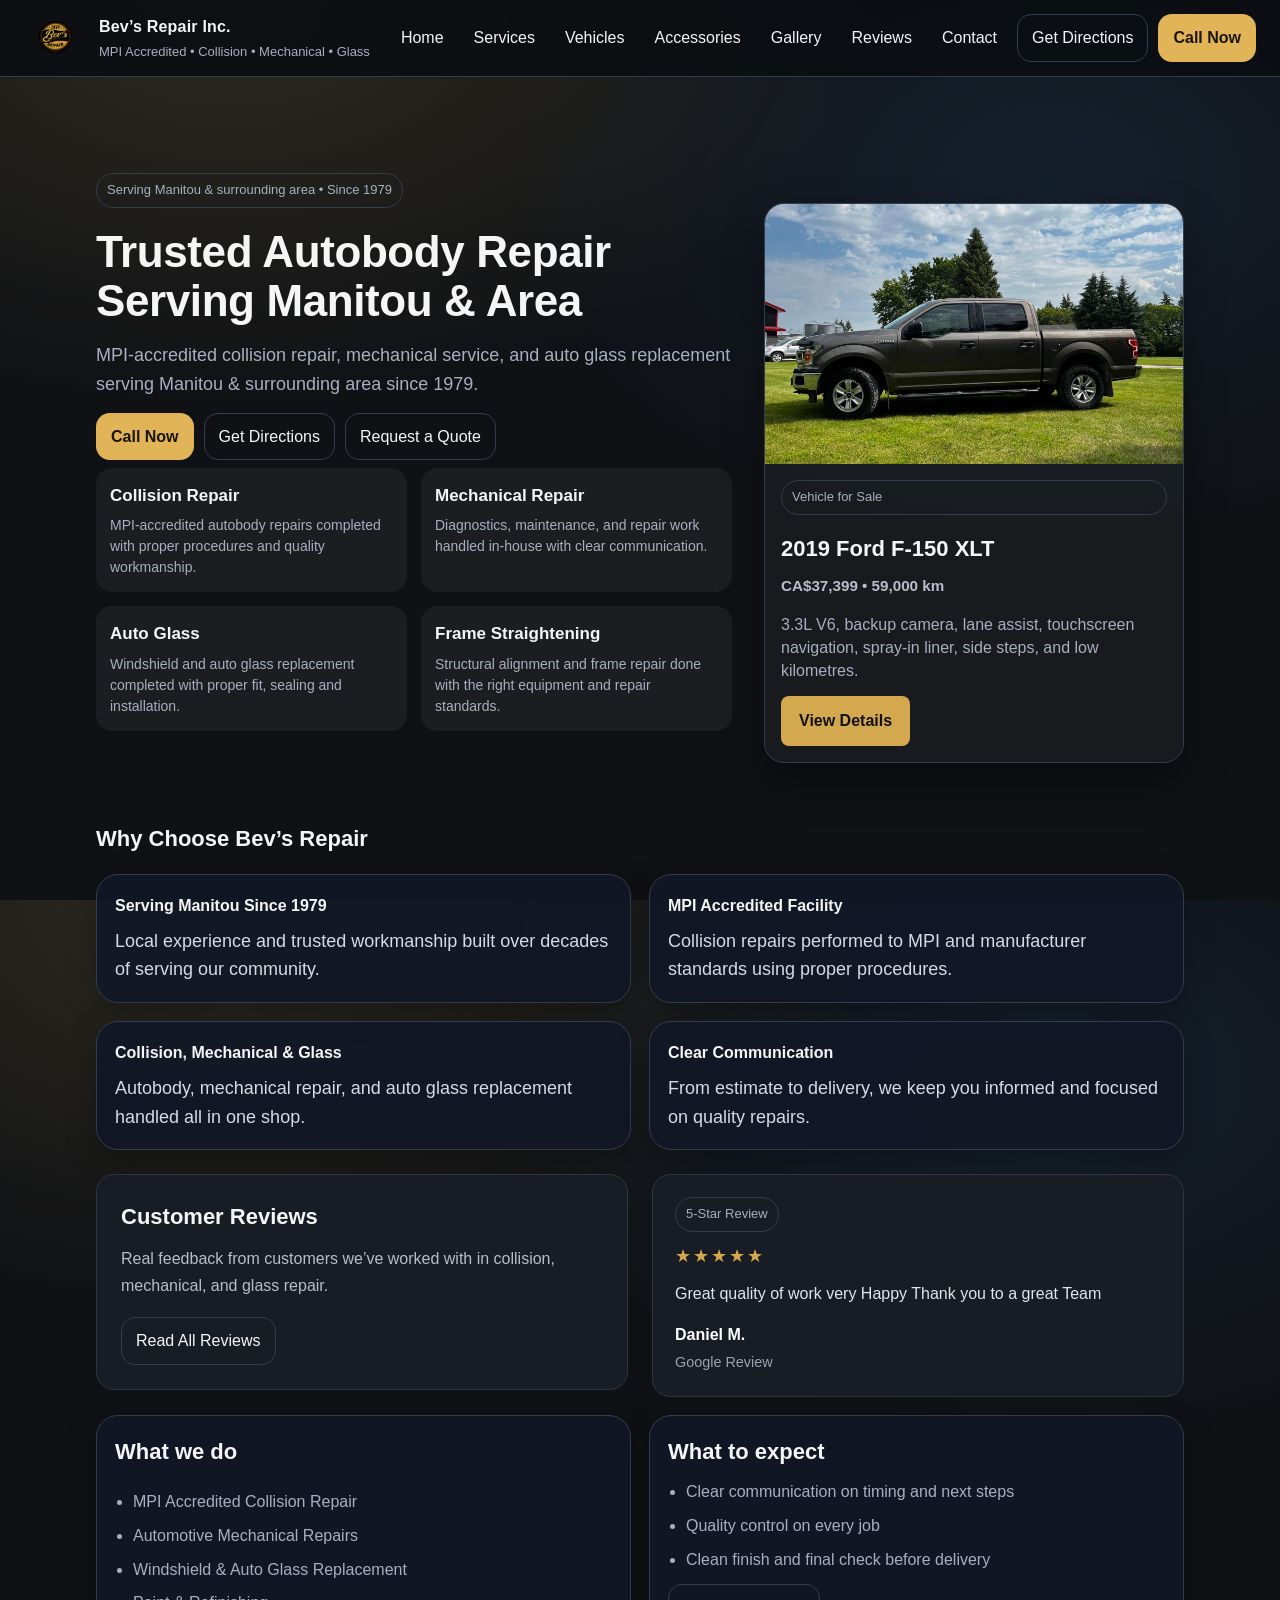
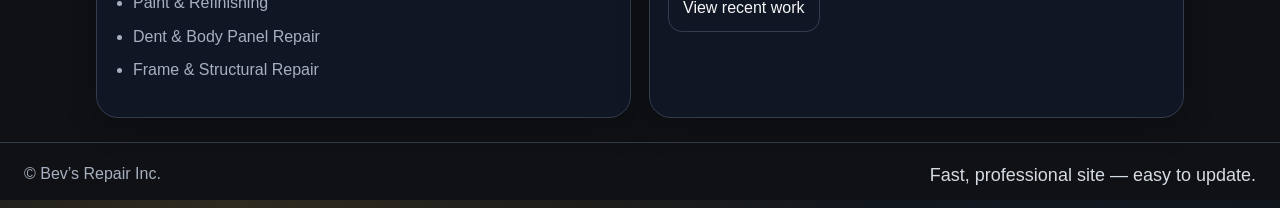
<file: index.html>
<!doctype html>
<html lang="en">
<head>
  <meta charset="utf-8" />
  <meta name="viewport" content="width=device-width,initial-scale=1" />
  <title>Bev’s Repair Inc. | Collision & Mechanical | Manitou, MB</title>
  <meta name="description" content="MPI-accredited collision repair, mechanical repairs, glass replacement, and finishing in Manitou, MB." />
  <link rel="icon" href="assets/img/logo.png" type="image/svg+xml" />
  <link rel="stylesheet" href="assets/css/styles.css" />
</head>
<body>
  <header class="topbar">
    <a class="brand" href="/">
      <img src="assets/img/logo.png" alt="Bev’s Repair Logo" />
      <div>
        <div class="brand-title" id="brandTitle">Bev’s Repair Inc.</div>
        <div class="brand-sub" id="brandSub">MPI Accredited • Collision • Mechanical • Glass</div>
      </div>
    </a>
    <nav>
     <a href="index.html">Home</a>
      <a href="/services.html">Services</a>
      <a href="/vehicles.html">Vehicles</a>
      <a href="/accessories.html">Accessories</a>
      <a href="/gallery.html">Gallery</a>
      <a href="/reviews.html">Reviews</a>
      <a href="/contact.html">Contact</a>
      <a class="btn" href="https://www.google.com/maps/dir/?api=1&destination=Bev%27s+Repair+Inc.,+13025+Rd+48W,+Pembina,+MB+R0G+1G0" target="_blank" rel="noreferrer">Get Directions</a>
      <a class="btn primary" href="tel:2042422318">Call Now</a>
    </nav>
  </header>

  <main class="container">
    
    <section class="hero">
     <div class="hero-layout">

    <div class="hero-main">
      <div class="badge">Serving Manitou & surrounding area • Since 1979</div>

      <h1 id="heroTitle">Trusted Autobody Repair<br>Serving Manitou & Area</h1>

      <p id="heroSubtitle">
        MPI-accredited collision repair, mechanical service, and auto glass replacement serving
        Manitou & surrounding area since 1979.
      </p>

      <div class="cta">
        <a class="btn primary" href="tel:2042422318">Call Now</a>
       <a class="btn" href="https://www.google.com/maps/dir/?api=1&destination=Bev%27s+Repair+Inc.,+13025+Rd+48W,+Pembina,+MB+R0G+1G0" target="_blank" rel="noreferrer">Get Directions</a>
        <a class="btn" href="/contact.html">Request a Quote</a>
      </div>

      <div class="home-services-grid">
        <div class="mini-card">
          <h3>Collision Repair</h3>
          <p>MPI-accredited autobody repairs completed with proper procedures and quality workmanship.</p>
        </div>

        <div class="mini-card">
          <h3>Mechanical Repair</h3>
          <p>Diagnostics, maintenance, and repair work handled in-house with clear communication.</p>
        </div>

        <div class="mini-card">
          <h3>Auto Glass</h3>
          <p>Windshield and auto glass replacement completed with proper fit, sealing and installation.</p>
        </div>

        <div class="mini-card">
          <h3>Frame Straightening</h3>
          <p>Structural alignment and frame repair done with the right equipment and repair standards.</p>
        </div>
      </div>
    </div>

    <div class="hero-side">
      <div class="featured-vehicle">
        <img src="assets/img/vehicles/2019-ford-f150/4a.jpg" alt="2019 Ford F-150 XLT" />

        <div class="featured-vehicle-content">
          <div class="badge">Vehicle for Sale</div>
          <h3>2019 Ford F-150 XLT</h3>
          <div class="vehicle-meta">CA$37,399 • 59,000 km</div>
          <p>
            3.3L V6, backup camera, lane assist, touchscreen navigation,
            spray-in liner, side steps, and low kilometres.
          </p>
          <a class="vehicle-button" href="2019-ford-f150.html">View Details</a>
        </div>
      </div>
    </div>

  </div>
</section>
       <div class="meta" id="metaLine"></div>
        <section class="section">
  <h2>Why Choose Bev’s Repair</h2>

  <div class="grid">

    <div class="card">
      <h3>Serving Manitou Since 1979</h3>
      <div class="small">Local experience and trusted workmanship built over decades of serving our community.</div>
    </div>

    <div class="card">
      <h3>MPI Accredited Facility</h3>
      <div class="small">Collision repairs performed to MPI and manufacturer standards using proper procedures.</div>
    </div>

    <div class="card">
      <h3>Collision, Mechanical & Glass</h3>
      <div class="small">Autobody, mechanical repair, and auto glass replacement handled all in one shop.</div>
    </div>

    <div class="card">
      <h3>Clear Communication</h3>
      <div class="small">From estimate to delivery, we keep you informed and focused on quality repairs.</div>
    </div>

  </div>
    
</section>
    
<section class="section reviews-home">
  <div class="reviews-home-grid">

    <div class="reviews-home-intro">
      <h2>Customer Reviews</h2>
      <p class="reviews-home-sub">
        Real feedback from customers we’ve worked with in collision, mechanical, and glass repair.
      </p>

      <a href="reviews.html" class="btn">Read All Reviews</a>
    </div>

    <div class="reviews-home-cards">
      <article class="review-home-card">
        <div class="badge"> 5-Star Review</div>
        <div class="review-home-stars">★★★★★</div>
        <p class="review-home-text">
          Great quality of work very Happy Thank you to a great Team
        </p>
        <h4 class="review-home-name">Daniel M.</h4>
        <div class="review-home-source">Google Review</div>
      </article>
    </div>

  </div>
</section>
    <section class="grid section">
      <div class="card">
        <h2>What we do</h2>
        <ul id="servicesList"></ul>
        <div class="cta" style="margin-top:12px">
         <ul id="servicesList">
<li>MPI Accredited Collision Repair</li>
<li>Automotive Mechanical Repairs</li>
<li>Windshield & Auto Glass Replacement</li>
<li>Paint & Refinishing</li>
<li>Dent & Body Panel Repair</li>
<li>Frame & Structural Repair</li>
</ul>
        </div>
      </div>

      <div class="card">
        <h2>What to expect</h2>
        <ul>
          <li>Clear communication on timing and next steps</li>
          <li>Quality control on every job</li>
          <li>Clean finish and final check before delivery</li>
        </ul>
        <div class="cta" style="margin-top:12px">
          <a class="btn" href="/gallery.html">View recent work</a>
        </div>
      </div>
    </section>
  </main>

  <script>
    (async () => { try { await initHome(); } catch (e) { console.error(e); } })();
  </script>

  <footer class="footer">
    <div>© <span id="year"></span> Bev’s Repair Inc.</div>
    <div class="small">Fast, professional site — easy to update.</div>
  </footer>
  <script src="assets/js/site.js"></script>
</body>
</html>
</file>
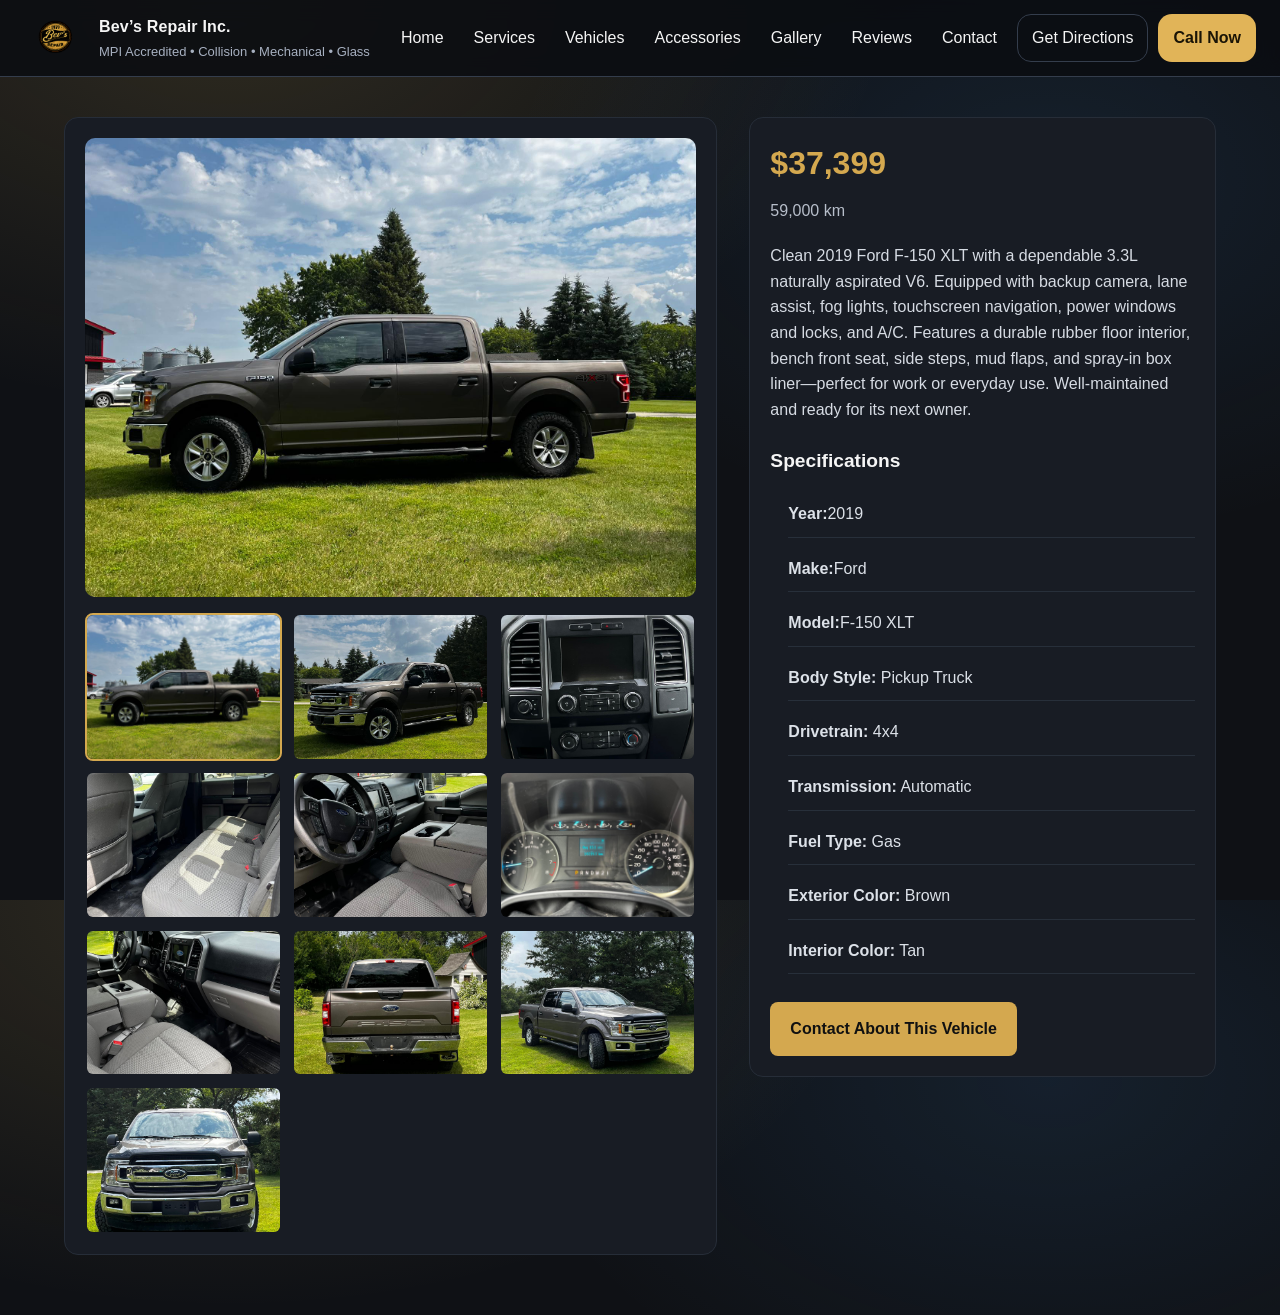
<file: 2019-ford-f150.html>
<!DOCTYPE html>
<html lang="en">
<head>
  <meta charset="UTF-8" />
  <meta name="viewport" content="width=device-width, initial-scale=1.0" />
  <title>2019 Ford F-150 XLT | Bev's Repair</title>
  <link rel="stylesheet" href="assets/css/styles.css" />
</head>
<body>

  <header class="topbar">
    <a class="brand" href="/">
      <img src="assets/img/logo.png" alt="Bev’s Repair Logo" />
      <div>
        <div class="brand-title" id="brandTitle">Bev’s Repair Inc.</div>
        <div class="brand-sub" id="brandSub">MPI Accredited • Collision • Mechanical • Glass</div>
      </div>
    </a>
       <nav>
      <a href="/index.html">Home</a>
      <a href="/services.html">Services</a>
      <a href="/vehicles.html">Vehicles</a>
      <a href="/accessories.html">Accessories</a>
      <a href="/gallery.html">Gallery</a>
      <a href="/reviews.html">Reviews</a>
      <a href="/contact.html">Contact</a>
      <a class="btn" href="https://maps.google.com/?q=13025 Rd 48W, Pembina, MB target="_blank">Get Directions</a>
      <a class="btn primary" href="tel:2042422318">Call Now</a>
    </nav>
  </header>

  <main class="container vehicle-detail-page">
    <section class="vehicle-detail-grid">

    <div class="vehicle-gallery">
  <img
    id="mainVehicleImage"
    src="assets/img/vehicles/2019-ford-f150/4a.jpg"
    alt="2019 Ford F-150 XLT"
    class="main-detail-image"
  />

  <div class="thumbnail-grid">
    <img src="assets/img/vehicles/2019-ford-f150/4a.jpg" alt="2019 Ford F-150 photo 1" class="thumbnail-image active-thumb" onclick="changeVehicleImage(this)" />
    <img src="assets/img/vehicles/2019-ford-f150/4b.jpg" alt="2019 Ford F-150 photo 2" class="thumbnail-image" onclick="changeVehicleImage(this)" />
    <img src="assets/img/vehicles/2019-ford-f150/4c.jpg" alt="2019 Ford F-150 photo 3" class="thumbnail-image" onclick="changeVehicleImage(this)" />
    <img src="assets/img/vehicles/2019-ford-f150/4d.jpg" alt="2019 Ford F-150 photo 4" class="thumbnail-image" onclick="changeVehicleImage(this)" />
    <img src="assets/img/vehicles/2019-ford-f150/4e.jpg" alt="2019 Ford F-150 photo 5" class="thumbnail-image" onclick="changeVehicleImage(this)" />
    <img src="assets/img/vehicles/2019-ford-f150/4f.jpg" alt="2019 Ford F-150 photo 6" class="thumbnail-image" onclick="changeVehicleImage(this)" />
    <img src="assets/img/vehicles/2019-ford-f150/4g.jpg" alt="2019 Ford F-150 photo 7" class="thumbnail-image" onclick="changeVehicleImage(this)" />
    <img src="assets/img/vehicles/2019-ford-f150/4h.jpg" alt="2019 Ford F-150 photo 8" class="thumbnail-image" onclick="changeVehicleImage(this)" />
    <img src="assets/img/vehicles/2019-ford-f150/4i.jpg" alt="2019 Ford F-150 photo 9" class="thumbnail-image" onclick="changeVehicleImage(this)" />
    <img src="assets/img/vehicles/2019-ford-f150/4j.jpg" alt="2019 Ford F-150 photo 9" class="thumbnail-image" onclick="changeVehicleImage(this)" />
  </div>
</div>

      <div class="vehicle-info-box">
        <div class="detail-price">$37,399</div>
        <div class="detail-mileage">59,000 km</div>

        <p class="full-description">
         Clean 2019 Ford F-150 XLT with a dependable 3.3L naturally aspirated V6. Equipped with backup camera, lane assist, fog lights, touchscreen navigation, power windows and locks, and A/C.
          Features a durable rubber floor interior, bench front seat, side steps, mud flaps, and spray-in box liner—perfect for work or everyday use. Well-maintained and ready for its next owner.
        </p>

        <h2>Specifications</h2>
        <ul class="spec-list">
          <li><strong>Year:</strong>2019</li>
          <li><strong>Make:</strong>Ford</li>
          <li><strong>Model:</strong>F-150 XLT</li>
          <li><strong>Body Style:</strong> Pickup Truck</li>
          <li><strong>Drivetrain:</strong> 4x4 </li>
          <li><strong>Transmission:</strong> Automatic</li>
          <li><strong>Fuel Type:</strong> Gas</li>
          <li><strong>Exterior Color:</strong> Brown </li>
          <li><strong>Interior Color:</strong> Tan</li>
        </ul>

        <a href="mailto:bevsrepair@gmail.com?subject=Vehicle Inquiry" class="contact-button">
          Contact About This Vehicle
        </a>
      </div>

    </section>
  </main>
<script>
  function changeVehicleImage(thumbnail) {
    const mainImage = document.getElementById("mainVehicleImage");
    mainImage.src = thumbnail.src;
    mainImage.alt = thumbnail.alt;

    const thumbnails = document.querySelectorAll(".thumbnail-image");
    thumbnails.forEach(function(img) {
      img.classList.remove("active-thumb");
    });

    thumbnail.classList.add("active-thumb");
  }
</script>
</body>
</html>
</file>
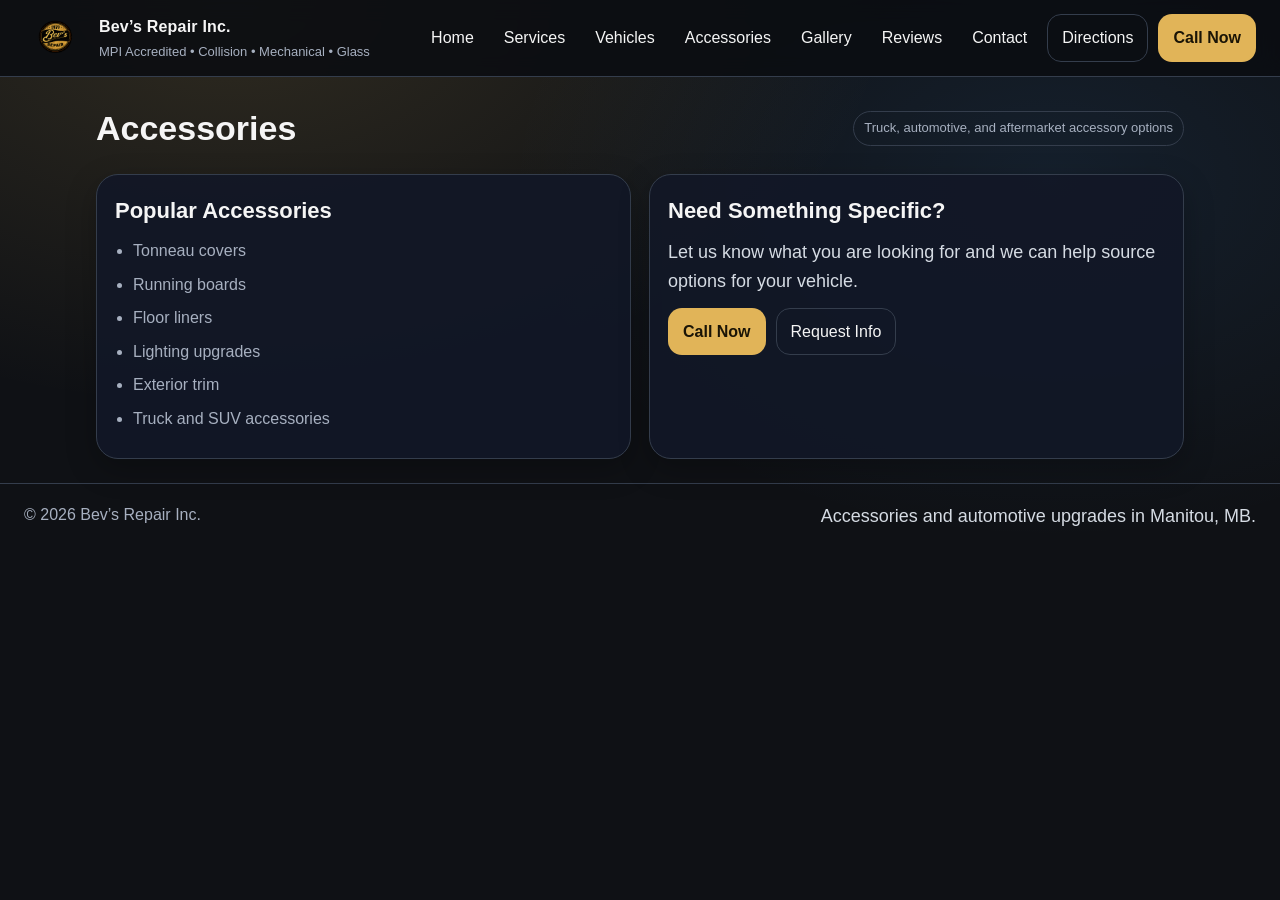
<file: accessories.html>
<!doctype html>
<html lang="en">
<head>
  <meta charset="utf-8" />
  <meta name="viewport" content="width=device-width,initial-scale=1" />
  <title>Accessories | Bev’s Repair Inc.</title>
  <meta name="description" content="Automotive accessories available through Bev’s Repair Inc. in Manitou, MB." />
  <link rel="icon" href="assets/img/logo.png" type="image/png" />
  <link rel="stylesheet" href="assets/css/styles.css" />
</head>
<body>
  <header class="topbar">
    <a class="brand" href="/">
      <img src="assets/img/logo.png" alt="Bev’s Repair Logo" />
      <div>
        <div class="brand-title">Bev’s Repair Inc.</div>
        <div class="brand-sub">MPI Accredited • Collision • Mechanical • Glass</div>
      </div>
    </a>

    <nav>
      <a href="index.html">Home</a>
      <a href="services.html">Services</a>
      <a href="vehicles.html">Vehicles</a>
      <a href="accessories.html">Accessories</a>
      <a href="gallery.html">Gallery</a>
      <a href="reviews.html">Reviews</a>
      <a href="contact.html">Contact</a>
      <a class="btn" href="https://maps.google.com/?q=13025+Rd+48W,+Manitou,+MB" target="_blank" rel="noreferrer">Directions</a>
      <a class="btn primary" href="tel:2042422318">Call Now</a>
    </nav>
  </header>

  <main class="container">
    <div class="page-title">
      <h1>Accessories</h1>
      <div class="badge">Truck, automotive, and aftermarket accessory options</div>
    </div>

    <section class="section">
      <div class="grid">
        <div class="card">
          <h2>Popular Accessories</h2>
          <ul>
            <li>Tonneau covers</li>
            <li>Running boards</li>
            <li>Floor liners</li>
            <li>Lighting upgrades</li>
            <li>Exterior trim</li>
            <li>Truck and SUV accessories</li>
          </ul>
        </div>

        <div class="card">
          <h2>Need Something Specific?</h2>
          <div class="small">
            Let us know what you are looking for and we can help source options for your vehicle.
          </div>
          <div class="cta" style="margin-top:12px;">
            <a class="btn primary" href="tel:2042422318">Call Now</a>
            <a class="btn" href="contact.html">Request Info</a>
          </div>
        </div>
      </div>
    </section>
  </main>

  <footer class="footer">
    <div>© <span id="year"></span> Bev’s Repair Inc.</div>
    <div class="small">Accessories and automotive upgrades in Manitou, MB.</div>
  </footer>

  <script src="assets/js/site.js"></script>
  <script>
    document.getElementById("year").textContent = new Date().getFullYear();
  </script>
</body>
</html>
</file>
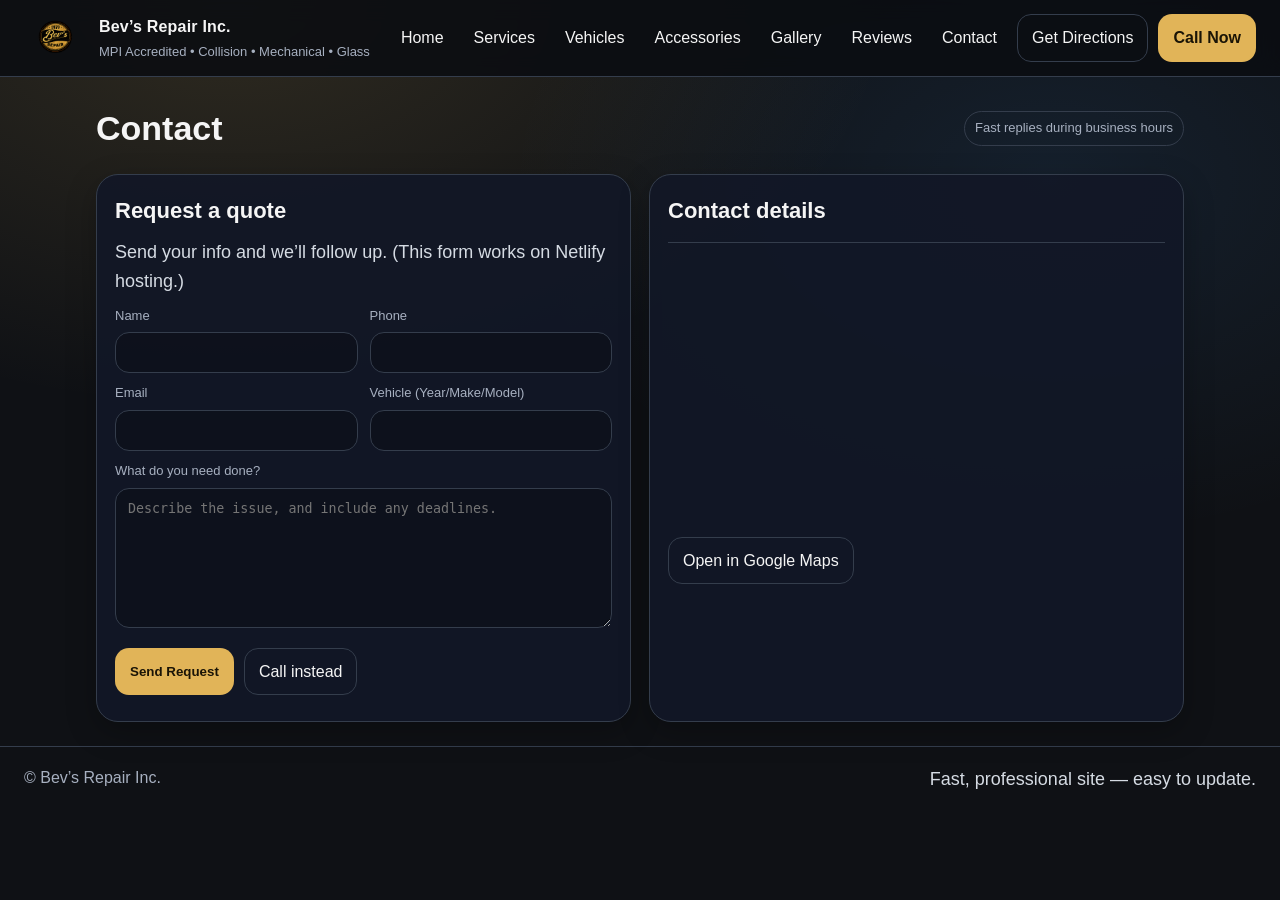
<file: contact.html>
<!doctype html>
<html lang="en">
<head>
  <meta charset="utf-8" />
  <meta name="viewport" content="width=device-width,initial-scale=1" />
  <title>Contact | Bev’s Repair Inc.</title>
  <meta name="description" content="Contact Bev’s Repair Inc. — call, email, or request a quote." />
   <link rel="icon" href="/assets/img/logo.png" type="image/png" />
  <link rel="stylesheet" href="assets/css/styles.css" />
</head>
<body>
  <header class="topbar">
    <a class="brand" href="/index.html">
      <img src="/assets/img/logo.png" alt="Bev’s Repair Logo" />
      <div>
        <div class="brand-title" id="brandTitle">Bev’s Repair Inc.</div>
        <div class="brand-sub" id="brandSub">MPI Accredited • Collision • Mechanical • Glass</div>
      </div>
    </a>
       <nav>
       <a href="/index.html">Home</a>
      <a href="/services.html">Services</a>
      <a href="/vehicles.html">Vehicles</a>
      <a href="/accessories.html">Accessories</a>
      <a href="/gallery.html">Gallery</a>
      <a href="/reviews.html">Reviews</a>
      <a href="/contact.html">Contact</a>
      <a class="btn" href="https://maps.google.com/?q=13025 Rd 48W, Pembina, MB target="_blank">Get Directions</a>
      <a class="btn primary" href="tel:2042422318">Call Now</a>
    </nav>
  </header>

  <main class="container">
    <div class="page-title">
      <h1>Contact</h1>
      <div class="badge">Fast replies during business hours</div>
    </div>

    <section class="grid section">
      <div class="card">
        <h2>Request a quote</h2>
        <div class="small">Send your info and we’ll follow up. (This form works on Netlify hosting.)</div>

        <form name="quote" method="POST" data-netlify="true" netlify-honeypot="bot-field" action="/thanks.html">
          <input type="hidden" name="form-name" value="quote" />
          <p style="display:none">
            <label>Don’t fill this out: <input name="bot-field" /></label>
          </p>

          <div class="form-row">
            <div>
              <label for="name">Name</label>
              <input id="name" name="name" required />
            </div>
            <div>
              <label for="phone">Phone</label>
              <input id="phone" name="phone" />
            </div>
          </div>

          <div class="form-row">
            <div>
              <label for="email">Email</label>
              <input id="email" name="email" type="email" />
            </div>
            <div>
              <label for="vehicle">Vehicle (Year/Make/Model)</label>
              <input id="vehicle" name="vehicle" />
            </div>
          </div>

          <label for="message">What do you need done?</label>
          <textarea id="message" name="message" placeholder="Describe the issue, and include any deadlines."></textarea>

          <div class="cta" style="margin-top:12px">
            <button class="btn primary" type="submit">Send Request</button>
            <a class="btn" data-call>Call instead</a>
          </div>
        </form>
      </div>

      <div class="card">
        <h2>Contact details</h2>
        <div id="contactDetails"></div>
        <hr />
        <iframe id="mapFrame" title="Map" width="100%" height="260" style="border:0;border-radius:16px"
          loading="lazy" referrerpolicy="no-referrer-when-downgrade"></iframe>
        <div class="cta" style="margin-top:12px">
          <a class="btn" data-directions target="_blank" rel="noreferrer">Open in Google Maps</a>
        </div>
      </div>
    </section>
  </main>

  <script>
    (async () => { try { await initContact(); } catch (e) { console.error(e); } })();
  </script>

  <footer class="footer">
    <div>© <span id="year"></span> Bev’s Repair Inc.</div>
    <div class="small">Fast, professional site — easy to update.</div>
  </footer>
  <script src="assets/js/site.js"></script>
</body>
</html>
</file>
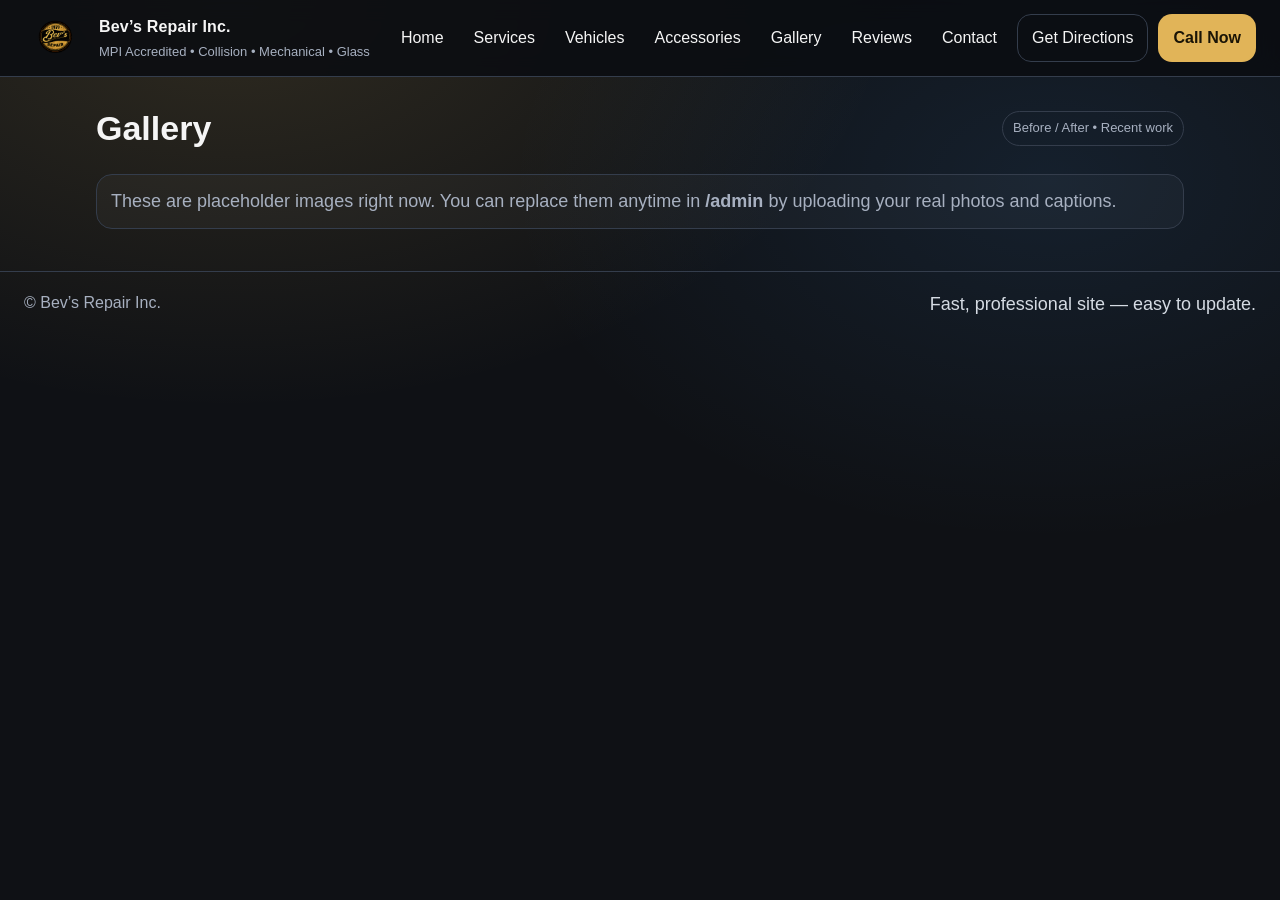
<file: gallery.html>
<!doctype html>
<html lang="en">
<head>
  <meta charset="utf-8" />
  <meta name="viewport" content="width=device-width,initial-scale=1" />
  <title>Gallery | Bev’s Repair Inc.</title>
  <meta name="description" content="Before/after examples and recent work from Bev’s Repair Inc." />
  <link rel="icon" href="assets/img/logo.png" type="image/svg+xml" />
  <link rel="stylesheet" href="assets/css/styles.css" />
</head>
<body>
  <header class="topbar">
    <a class="brand" href="/">
      <img src="assets/img/logo.png" alt="Bev’s Repair Logo" />
      <div>
        <div class="brand-title" id="brandTitle">Bev’s Repair Inc.</div>
        <div class="brand-sub" id="brandSub">MPI Accredited • Collision • Mechanical • Glass</div>
      </div>
    </a>
       <nav>
      <a href="/index.html">Home</a>
      <a href="/services.html">Services</a>
      <a href="/vehicles.html">Vehicles</a>
      <a href="/accessories.html">Accessories</a>
      <a href="/gallery.html">Gallery</a>
      <a href="/reviews.html">Reviews</a>
      <a href="/contact.html">Contact</a>
      <a class="btn" href="https://maps.google.com/?q=13025 Rd 48W, Pembina, MB target="_blank">Get Directions</a>
      <a class="btn primary" href="tel:2042422318">Call Now</a>
    </nav>
  </header>

  <main class="container">
    <div class="page-title">
      <h1>Gallery</h1>
      <div class="badge">Before / After • Recent work</div>
    </div>

    <section class="section">
      <div class="notice small">
        These are placeholder images right now. You can replace them anytime in <b>/admin</b> by uploading your real photos and captions.
      </div>
    </section>

    <section class="section">
      <div class="tiles" id="galleryTiles"></div>
    </section>
  </main>

  <script>
    (async () => { try { await initGallery(); } catch (e) { console.error(e); } })();
  </script>

  <footer class="footer">
    <div>© <span id="year"></span> Bev’s Repair Inc.</div>
    <div class="small">Fast, professional site — easy to update.</div>
  </footer>
  <script src="assets/js/site.js"></script>
</body>
</html>
</file>
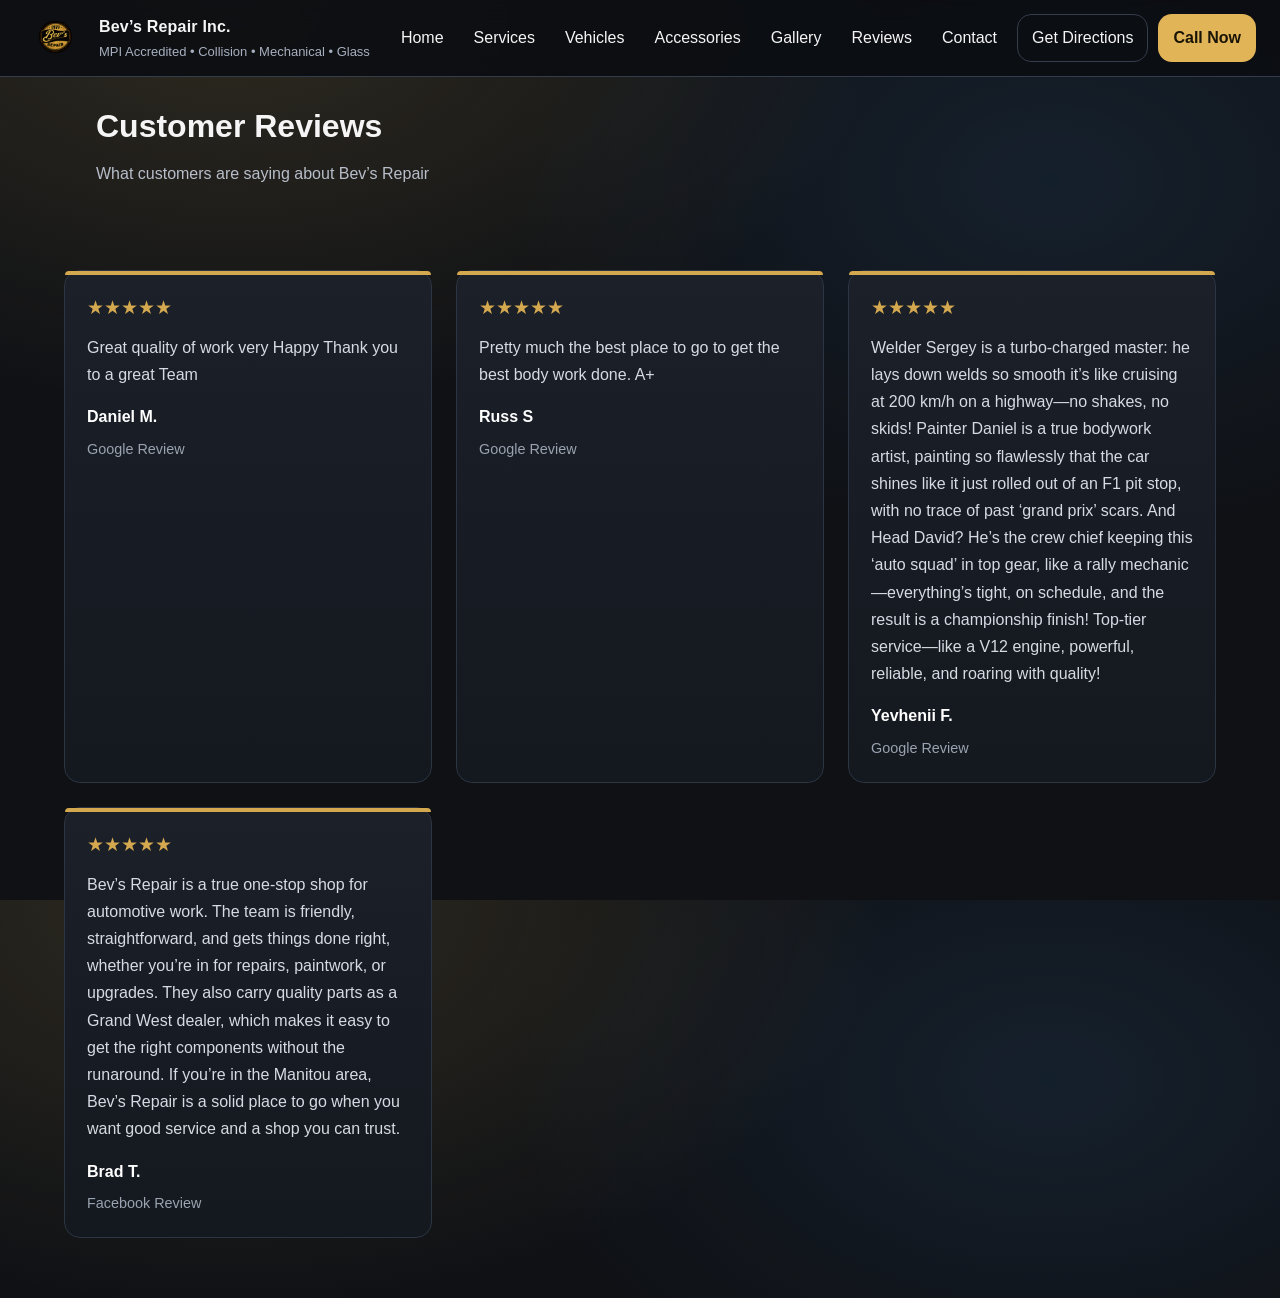
<file: reviews.html>
<!DOCTYPE html>
<html lang="en">
<head>
  <meta charset="UTF-8" />
  <meta name="viewport" content="width=device-width, initial-scale=1.0" />
  <title>Reviews | Bev's Repair</title>
  <link rel="stylesheet" href="assets/css/styles.css" />
</head>
<body>

  <header class="topbar">
    <a class="brand" href="/">
      <img src="assets/img/logo.png" alt="Bev’s Repair Logo" />
      <div>
        <div class="brand-title">Bev’s Repair Inc.</div>
        <div class="brand-sub">MPI Accredited • Collision • Mechanical • Glass</div>
      </div>
    </a>

    <nav>
      <a href="index.html">Home</a>
      <a href="services.html">Services</a>
      <a href="vehicles.html">Vehicles</a>
      <a href="accessories.html">Accessories</a>
      <a href="gallery.html">Gallery</a>
      <a href="reviews.html">Reviews</a>
      <a href="contact.html">Contact</a>
      <a class="btn" href="https://www.google.com/maps/dir/?api=1&destination=Bev%27s+Repair+Inc.,+13025+Rd+48W,+Pembina,+MB+R0G+1G0" target="_blank" rel="noreferrer">Get Directions</a>
      <a class="btn primary" href="tel:2042422318">Call Now</a>
    </nav>
  </header>

  <section class="container reviews-header">
    <h1 class="page-title">Customer Reviews</h1>
    <p class="page-subtitle">What customers are saying about Bev’s Repair</p>
  </section>

  <main class="container reviews-page">
    <section class="reviews-grid">

      <article class="review-card">
        <div class="review-stars">★★★★★</div>
        <p class="review-text">
         Great quality of work very Happy Thank you to a great Team
        </p>
        <h3 class="review-name">Daniel M.</h3>
        <p class="review-source">Google Review</p>
      </article>

      <article class="review-card">
        <div class="review-stars">★★★★★</div>
        <p class="review-text">
        Pretty much the best place to go to get the best body work done. A+
        </p>
        <h3 class="review-name">Russ S</h3>
        <p class="review-source">Google Review</p>
      </article>

      <article class="review-card">
        <div class="review-stars">★★★★★</div>
        <p class="review-text">
        Welder Sergey is a turbo-charged master: he lays down welds so smooth it’s like cruising at 200 km/h on a highway—no shakes, no skids! 
          Painter Daniel is a true bodywork artist, painting so flawlessly that the car shines like it just rolled out of an F1 pit stop, with no trace of past ‘grand prix’ scars. 
          And Head David? He’s the crew chief keeping this ‘auto squad’ in top gear, like a rally mechanic—everything’s tight, on schedule, and the result is a championship finish! 
          Top-tier service—like a V12 engine, powerful, reliable, and roaring with quality!
        </p>
        <h3 class="review-name">Yevhenii F.</h3>
        <p class="review-source">Google Review</p>
      </article>
      
  <article class="review-card">
        <div class="review-stars">★★★★★</div>
        <p class="review-text">
       Bev’s Repair is a true one-stop shop for automotive work. The team is friendly, straightforward, and gets things done right, whether you’re in for repairs, paintwork, or upgrades.
  They also carry quality parts as a Grand West dealer, which makes it easy to get the right components without the runaround. If you’re in the Manitou area, Bev’s Repair is a solid place to go when you want good service and a shop you can trust.
        </p>
        <h3 class="review-name">Brad T.</h3>
        <p class="review-source">Facebook Review</p>
      </article>
    </section>
  </main>

</body>
</html>
</file>
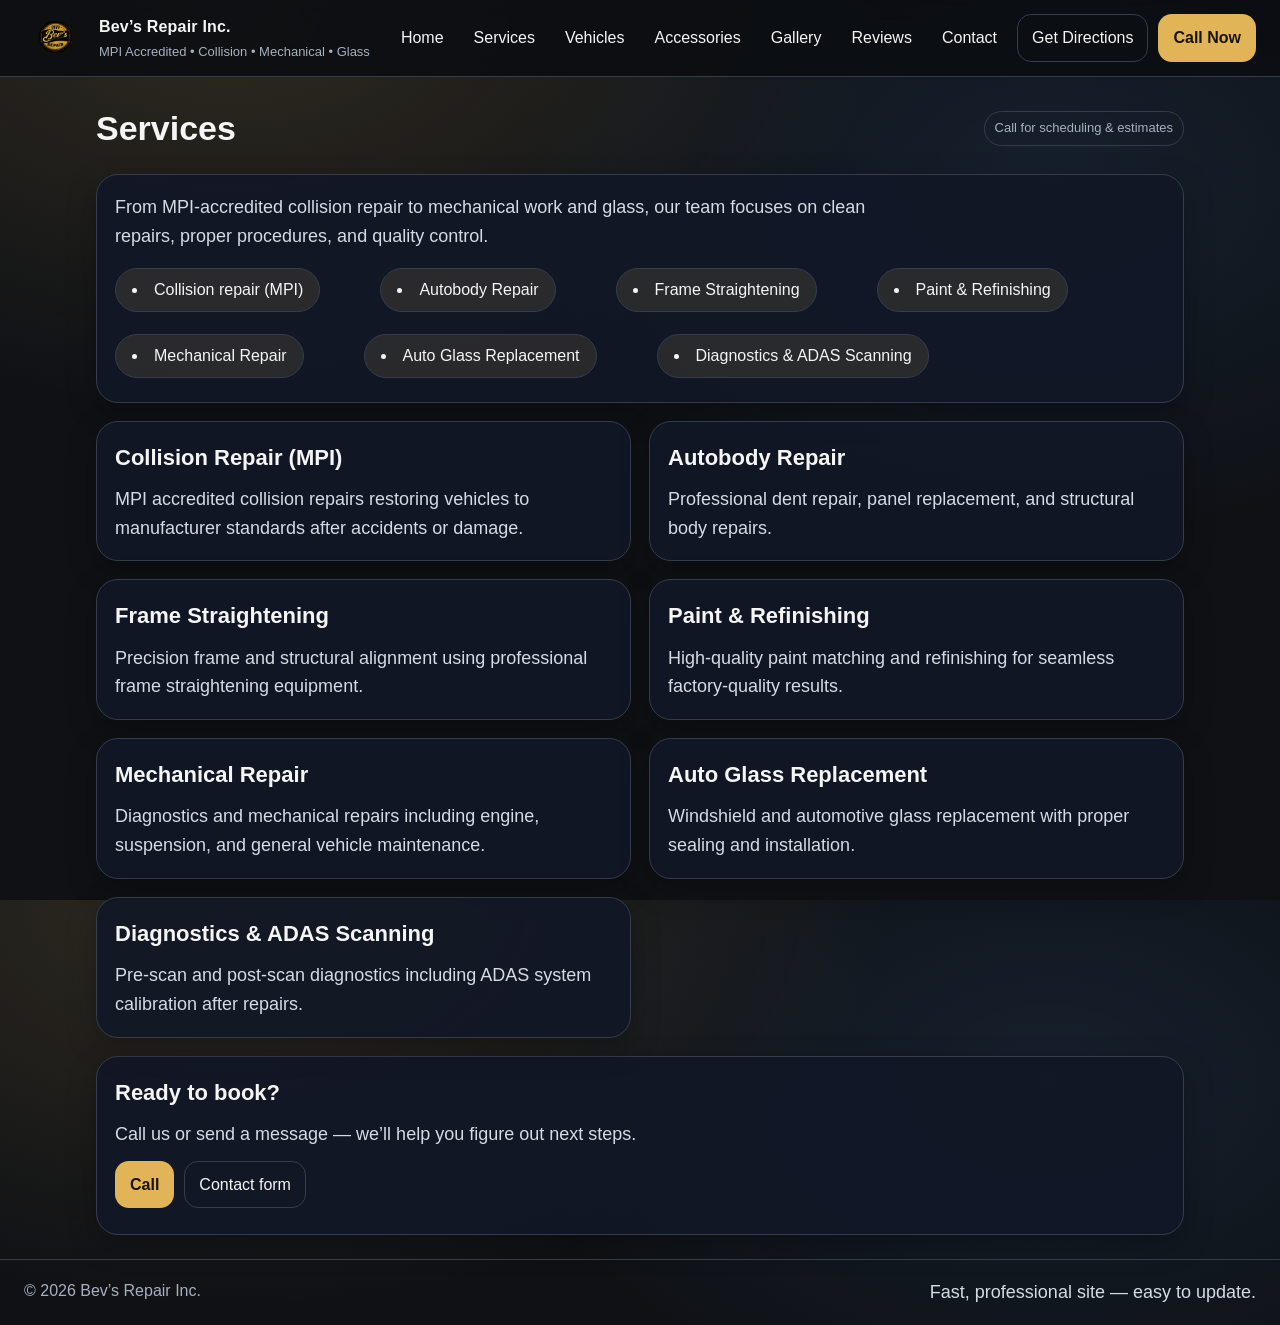
<file: services.html>
<!doctype html>
<html lang="en">
<head>
  <meta charset="utf-8" />
  <meta name="viewport" content="width=device-width,initial-scale=1" />
  <title>Services | Bev’s Repair Inc.</title>
  <meta name="description" content="Collision repair, mechanical repairs, glass replacement, diagnostics, and refinishing." />
  <link rel="icon" href="assets/img/logo.png" type="image/svg+xml" />
  <link rel="stylesheet" href="assets/css/styles.css" />
</head>
<body>
  <header class="topbar">
    <a class="brand" href="/">
      <img src="assets/img/logo.png" alt="Bev’s Repair Logo" />
      <div>
        <div class="brand-title" id="brandTitle">Bev’s Repair Inc.</div>
        <div class="brand-sub" id="brandSub">MPI Accredited • Collision • Mechanical • Glass</div>
      </div>
    </a>
      <nav>
      <a href="/index.html">Home</a>
      <a href="/services.html">Services</a>
      <a href="/vehicles.html">Vehicles</a>
      <a href="/accessories.html">Accessories</a>
      <a href="/gallery.html">Gallery</a>
      <a href="/reviews.html">Reviews</a>
      <a href="/contact.html">Contact</a>
      <a class="btn" href="https://maps.google.com/?q=13025 Rd 48W, Pembina, MB target="_blank">Get Directions</a>
      <a class="btn primary" href="tel:2042422318">Call Now</a>
    </nav>
  </header>

  <main class="container">
    <div class="page-title">
      <h1>Services</h1>
      <div class="badge">Call for scheduling & estimates</div>
    </div>

    <section class="section">
      <div class="card">
        <div id="servicesIntro" class="small"></div>
        <u1 id="servicesHighlights"class="bullets"></u1></div>

      <section class="section">
      <div class="grid" id="servicesCards"></div>
    </section>

    <section class="section">
      <div class="card">
        <h2>Ready to book?</h2>
        <div class="small">Call us or send a message — we’ll help you figure out next steps.</div>
        <div class="cta" style="margin-top:12px">
          <a class="btn primary" data-call>Call</a>
          <a class="btn" href="/contact.html">Contact form</a>
        </div>
      </div>
    </section>
  </main>

  <script src="assets/js/site.js"></script>
  
  <script>
    (async () => { try { await initServices(); } catch (e) { console.error(e); } })();
  </script>

  <footer class="footer">
    <div>© <span id="year"></span> Bev’s Repair Inc.</div>
    <div class="small">Fast, professional site — easy to update.</div>
  </footer>
 </body>
</html>
</file>
<file: assets/css/styles.css>
:root{
  --bg:#1A1F28; --card:#222833; --text:#F1F3F7; --muted:#A7B0C0; --line:#343D4C;
  --accent:#E1B458; --accent2:#B1732B;
}
*{box-sizing:border-box}
html,body{height:100%}
body{
  margin:0;
  font-family:system-ui,-apple-system,Segoe UI,Roboto,Arial;
  background:
    radial-gradient(1100px 680px at 18% 0%, rgba(215,178,90,.16), transparent 60%),
    radial-gradient(900px 600px at 82% 20%, rgba(74,163,255,.10), transparent 60%),
    var(--bg);
  color:var(--text);
}
a{color:inherit;text-decoration:none}
.container{max-width:1700px;margin:auto;padding:24px 32px}
.topbar{
  display:flex;gap:16px;align-items:center;justify-content:space-between;
  padding:14px 24px;border-bottom:1px solid var(--line);
  position:sticky;top:0;z-index:10;
  background:rgba(11,13,18,.88);backdrop-filter:blur(10px)
}
.brand{display:flex;gap:12px;align-items:center;min-width:240px}
.brand img{width:auto;height:42px;object-fit:contain}
.brand-title{font-weight:880;letter-spacing:.2px}
.brand-sub{color:var(--muted);font-size:13px;margin-top:2px}
nav{display:flex;gap:10px;align-items:center;flex-wrap:wrap;justify-content:flex-end}
nav a{padding:8px 10px;border-radius:12px}
nav a:hover{background:rgba(255,255,255,.06)}
.btn{
  border:1px solid var(--line);
  padding:10px 14px;border-radius:14px;
  display:inline-flex;align-items:center;gap:8px;
}
.btn.primary{background:var(--accent);color:#1a1406;border-color:transparent;font-weight:780}
.btn:hover{filter:brightness(1.05)}
.badge{
  display:inline-flex;gap:8px;align-items:center;
  padding:6px 10px;border-radius:999px;border:1px solid var(--line);
  color:var(--muted);font-size:13px
}
.hero{
  padding:72px 0 32px;
}
.hero h1{font-size:44px;line-height:1.05;margin:0 0 12px}
.hero p{color:var(--muted);margin:0 0 14px;font-size:16px;line-height:1.55}
.cta{display:flex;gap:10px;flex-wrap:wrap;margin:10px 0 8px}
.meta{color:var(--muted);font-size:14px}
.grid{display:grid;grid-template-columns:1fr 1fr;gap:18px;margin-top:18px}
.card{
  background:rgba(18,23,38,.92);
  border:1px solid var(--line);
  border-radius:22px;padding:18px;
  box-shadow:0 10px 30px rgba(0,0,0,.25)
}
.small{color:#d5dbe3;font-size:18px}
hr{border:none;border-top:1px solid var(--line);margin:14px 0}
h2{margin:0 0 10px;font-size:22px}
h3{margin:0 0 8px;font-size:16px}
ul{margin:0;padding-left:18px;color:var(--muted)}
li{margin:8px 0}
#servicesIntro {
  max-width: 800px;
}
.footer{
  border-top:1px solid var(--line);
  padding:18px 24px;display:flex;justify-content:space-between;gap:12px;
  color:var(--muted);flex-wrap:wrap
}
.page-title{display:flex;align-items:flex-end;justify-content:space-between;gap:12px;flex-wrap:wrap}
.page-title h1{font-size:34px;margin:0}
.section{margin-top:18px}

.tiles{display:grid;grid-template-columns:repeat(3,1fr);gap:12px}
.tile{
  border:1px solid var(--line);border-radius:18px;overflow:hidden;background:rgba(255,255,255,.03)
}
.tile img{width:100%;height:220px;object-fit:cover;display:block}
.tile .cap{padding:12px;color:var(--muted);font-size:14px}

.review-grid{display:grid;grid-template-columns:repeat(3,1fr);gap:12px}
.review{
  border:1px solid var(--line);border-radius:18px;padding:14px;background:rgba(255,255,255,.03)
}
.review .who{display:flex;justify-content:space-between;gap:10px;align-items:baseline}
.review .who b{font-size:14px}
.stars{letter-spacing:1px;color:var(--accent)}
.review p{margin:10px 0 0;color:var(--muted);line-height:1.5}
.kv{display:grid;grid-template-columns:140px 1fr;gap:8px 14px}
.kv b{color:var(--text)}

.form-row{display:grid;grid-template-columns:1fr 1fr;gap:12px}
label{display:block;font-size:13px;color:var(--muted);margin:10px 0 6px}
input,textarea{
  width:100%;padding:12px 12px;border-radius:14px;
  border:1px solid var(--line);background:rgba(0,0,0,.25);
  color:var(--text);outline:none
}
textarea{min-height:140px;resize:vertical}
input:focus,textarea:focus{border-color:rgba(215,178,90,.75);box-shadow:0 0 0 4px rgba(215,178,90,.12)}
.notice{padding:12px 14px;border:1px solid var(--line);border-radius:16px;color:var(--muted);background:rgba(255,255,255,.03)}

@media (max-width: 980px){
  .hero{grid-template-columns:1fr}
  .grid{grid-template-columns:1fr}
  .tiles{grid-template-columns:1fr}
  .review-grid{grid-template-columns:1fr}
}
@media (max-width: 640px){
  nav a:not(.btn){display:none}
  .hero h1{font-size:38px}
  .form-row{grid-template-columns:1fr}
}
u1.bullets {
  margin-top: 10px;
  padding-left: 18px
  columns :2;
  column-gap: 60px;
  list-style: disc;
}
u1.bullets li {
  margin-bottom: 6px;
  break-inside: avoid;
}
/* Services highlight list */
ul.bullets {
  margin-top: 10px;
  padding-left: 18px;
  list-style: disc;
}

ul.bullets li {
  margin: 6px 0;
  break-inside: avoid;
}

/* 2 columns on desktop */
@media (min-width: 800px) {
  ul.bullets {
    columns: 2;
    column-gap: 80px;
  }
}

/* 1 column on small screens */
@media (max-width: 799px) {
  ul.bullets {
    columns: 1;
  }
}
/* Services highlight pills */
.bullets {
  display: flex;
  flex-wrap: wrap;
  gap: 8px;
  margin-top: 12px;
  padding-left: 0;
  list-style: none;
}

.bullets li {
  background: rgba(215,178,90,0.12);
  border: 1px solid var(--line);
  border-radius: 999px;
  padding: 8px 16px;
  font-size: 16px;
  font-weight: 500;
  white-space: nowrap;
}
/* Service card hover effect */
.card {
  transition: transform .18s ease, box-shadow .18s ease;
}

.card:hover {
  transform: translateY(-4px);
  box-shadow: 0 18px 40px rgba(0,0,0,.35);
  border-color: rgba(215,178,90,.6);
}
/* Homepage hero background */
.hero {
  position: relative;
  padding: 72px 0 40px;
  background-image: url("../img/shop-hero.jpg");
  background-size: cover;
  background-position: center;
}

.hero::before {
  content: "";
  position: absolute;
  inset: 0;
  background: 
    radial-gradient (700px 320px at 18% 18%, rgba(215,178,90,.14),transparent 60%),
    radial-gradient(900px 420px at 78% 12%, rgba(74,163,225,.10), transparent 60%);
  pointer-events: none;
}
.hero h1{
  font-size:44px;
  line-height:1.1;
  letter-spacing:-0.4px;
  margin:10px 0 16px;
  max-width:700px;
}
}
.hero h1::after{
  content:"";
  position:absolute;
  left:-40px;
  top:-30px;
  width:420px;
  height:220px;
  background:radial-gradient(circle at center, rgba(215,178,90,.22), transparent 70%);
  filter:blur(35px);
  z-index:-1;
}  
#heroSubtitle{
  max-width:700px;
  font-size:18px;
  line-height:1.6;
}
.badge{
  display:inline-block;
  margin-bottom:10px;
}
@media (max-width:980px){
  .hero h1{
    font-size:38px;
    max-width:16ch;
  }
  #heroSubtitle{
    font-size:17px;
  }
}
@media (max-width:640px){
  .hero h1{
    font-size:30px;
    max-width:16ch;
    letter-spacing:-0.3px;
  }
  #heroSubtitle{
    font-size:16px;
    line-height:1.5;
  }
}
.meta-strip{
  display:flex;
  flex-wrap:wrap;
  gap:10px;
  margin:16px 0 10px;
}
.meta-strip span{
  padding:7px 12px;
  border:1px solid var(--line);
  border-radius:999px;
  background:rgba(255,255,255,.05);
  font-size:13px;
  color:var(--text);
}
.home-services-grid{
  display:grid;
  grid-template-columns: repeat(2,minmax(0, 1fr));
  gap:14px;
  margin: 18px 0 20px
  max-width:900px;
}
.mini-card{
  background:rgba(255,255,255,.05);
  border:1px solid(var--line);
  border-radius:16px;
  padding:14px;
}
.mini-card h3{
  margin:0 0 6px;
  font-size: 17px;
}
.mini-card p{
  margin:0;
  font-size: 14px;
  line-height:1.5;
  color:var(--muted);
}
@media (max-width:700px){
  .home-services-grid{
    grid-template-columns:1fr;
  }
}
.featured-vehicle{
  background:rgba(255,255,255,.04);
  border:1px solid var(--line);
  border-radius:20px;
  overflow:hidden;
  max-width:420px;
  margin-top:30px;
  box-shadow:0 18px 40px rgba(0,0,0,.35);
}

.featured-vehicle img{
  width:100%;
  height:240px;
  object-fit:cover;
  display:block;
}

.featured-vehicle-content{
  padding:18px;
}

.featured-vehicle-content h3{
  margin:8px 0 8px;
  font-size:24px;
}

.vehicle-meta{
  color:var(--accent);
  font-weight:700;
  margin-bottom:10px;
}

.featured-vehicle-content p{
  color:var(--muted);
  line-height:1.5;
  margin-bottom:14px;
  }
.services-vehicle-layout{
  display:grid;
  grid-template-columns:minmax(0,2fr) minmax(320px,420px);
  gap:28px;
  align-items:start;
  margin-top:24px;
}
.hero-main{
  min-width:0;
}
.hero-side{
  min-width:0;
} 

.home-services-grid{
  display:grid;
  grid-template-columns:repeat(2, minmax(0, 1fr));
  gap:14px;
}

.featured-vehicle{
  background:rgba(255,255,255,.04);
  border:1px solid var(--line);
  border-radius:20px;
  overflow:hidden;
  box-shadow:0 18px 40px rgba(0,0,0,.35);
  width:100%;
}

.featured-vehicle img{
  width:100%;
  height:260px;
  object-fit:cover;
  display:block;
}

.featured-vehicle-content{
  padding:16px;
}

.featured-vehicle-content h3{
  margin:6px 0 8px;
  font-size:22px;
}

.featured-vehicle-content p{
  margin:0 0 14px;
  line-height:1.45;
  color:var(--muted);
}

@media (max-width: 1000px){
  .services-vehicle-layout{
    grid-template-columns:1fr;
  }

  .featured-vehicle{
    max-width:100%;
  }
}
/* HERO LAYOUT */

.hero-layout{
  display:grid;
  grid-template-columns: 1fr 420px;
  gap:32px;
  align-items:start;
}

.hero-main{
  min-width:0;
}

.hero-side{
  min-width:0;
}
@media (max-width: 1000px){
  .hero-layout{
    grid-template-columns:1fr;
  }
}
* {
  box-sizing: border-box;
  margin: 0;
  padding: 0;
}

body {
  background-color: #0f1115;
  color: #f5f5f5;
  font-family: Arial, Helvetica, sans-serif;
  line-height: 1.6;
}

img {
  max-width: 100%;
  display: block;
}

a {
  text-decoration: none;
  color: inherit;
}

.container {
  width: 90%;
  max-width: 1200px;
  margin: 0 auto;
}

.site-header {
  padding: 48px 0 28px;
  background: #141820;
  border-bottom: 1px solid #242a35;
}

.page-title {
  font-size: 2rem;
  margin-bottom: 8px;
}

.page-subtitle {
  color: #b7beca;
  font-size: 1rem;
}

.back-link {
  display: inline-block;
  margin-bottom: 18px;
  color: #d4a84f;
  font-weight: bold;
}

.inventory-grid {
  display: grid;
  grid-template-columns: repeat(auto-fit, minmax(280px, 1fr));
  gap: 24px;
  padding: 40px 0 60px;
}

.vehicle-card {
  background: #181c24;
  border: 1px solid #262d38;
  border-radius: 14px;
  overflow: hidden;
  transition: transform 0.25s ease, box-shadow 0.25s ease, border-color 0.25s ease;
}

.vehicle-card:hover {
  transform: translateY(-4px);
  box-shadow: 0 10px 25px rgba(0, 0, 0, 0.35);
  border-color: #3a4556;
}

.vehicle-image-wrap {
  height: 220px;
  overflow: hidden;
  background: #0d0f13;
}

.vehicle-image {
  width: 100%;
  height: 100%;
  object-fit: cover;
}

.vehicle-card-content {
  padding: 20px;
}

.vehicle-title {
  font-size: 1.2rem;
  margin-bottom: 10px;
  color: #ffffff;
}

.vehicle-price {
  font-size: 1.4rem;
  font-weight: bold;
  color: #d4a84f;
  margin-bottom: 8px;
}

.vehicle-meta {
  color: #b7beca;
  font-size: 0.95rem;
  margin-bottom: 12px;
}

.vehicle-description {
  color: #d6dbe3;
  font-size: 0.95rem;
  margin-bottom: 18px;
}

.vehicle-button {
  display: inline-block;
  background: #d4a84f;
  color: #111;
  font-weight: bold;
  padding: 12px 18px;
  border-radius: 8px;
  transition: background 0.25s ease;
}

.vehicle-card:hover .vehicle-button {
  background: #e2b85f;
}

.vehicle-detail-page {
  padding: 40px 0 60px;
}

.vehicle-detail-grid {
  display: grid;
  grid-template-columns: 1.4fr 1fr;
  gap: 32px;
  align-items: start;
}

.vehicle-gallery,
.vehicle-info-box {
  background: #181c24;
  border: 1px solid #262d38;
  border-radius: 14px;
  padding: 20px;
}

.main-detail-image {
  width: 100%;
  border-radius: 10px;
  margin-bottom: 16px;
  object-fit: cover;
}

.thumbnail-grid {
  display: grid;
  grid-template-columns: repeat(4, 1fr);
  gap: 12px;
}

.thumbnail-image {
  width: 100%;
  border-radius: 8px;
  object-fit: cover;
  border: 1px solid #2b3340;
}

.detail-price {
  font-size: 2rem;
  font-weight: bold;
  color: #d4a84f;
  margin-bottom: 8px;
}

.detail-mileage {
  font-size: 1rem;
  color: #b7beca;
  margin-bottom: 20px;
}

.full-description {
  margin-bottom: 24px;
  color: #d6dbe3;
}

.vehicle-info-box h2 {
  margin-bottom: 14px;
  font-size: 1.2rem;
}

.spec-list {
  list-style: none;
  margin-bottom: 28px;
}

.spec-list li {
  padding: 10px 0;
  border-bottom: 1px solid #272f3a;
  color: #dce1e8;
}

.contact-button {
  display: inline-block;
  background: #d4a84f;
  color: #111;
  font-weight: bold;
  padding: 14px 20px;
  border-radius: 8px;
  transition: background 0.25s ease;
}

.contact-button:hover {
  background: #e2b85f;
}

@media (max-width: 900px) {
  .vehicle-detail-grid {
    grid-template-columns: 1fr;
  }
}

@media (max-width: 600px) {
  .page-title {
    font-size: 1.6rem;
  }

  .vehicle-image-wrap {
    height: 200px;
  }

  .thumbnail-grid {
    grid-template-columns: repeat(2, 1fr);
  }

  .vehicle-card-content {
    padding: 16px;
  }
}
/* Vehicles Page */
.inventory-page {
  width: min(1400px, 94%);
  margin: 0 auto;
  padding: 48px 0 80px;
}

.inventory-grid {
  display: grid;
  grid-template-columns: repeat(3, minmax(0, 1fr));
  gap: 28px;
  align-items: stretch;
  margin-top: 32px;
}

.vehicle-card {
  display: flex;
  flex-direction: column;
  background: #181c24;
  border: 1px solid #262d38;
  border-radius: 14px;
  overflow: hidden;
  transition: transform 0.25s ease, box-shadow 0.25s ease, border-color 0.25s ease;
  min-height: 100%;
}

.vehicle-card:hover {
  transform: translateY(-4px);
  box-shadow: 0 10px 25px rgba(0, 0, 0, 0.35);
  border-color: #3a4556;
}

.vehicle-image-wrap {
  width: 100%;
  aspect-ratio: 16 / 10;
  overflow: hidden;
  background: #0d0f13;
}

.vehicle-image {
  width: 100%;
  height: 100%;
  object-fit: cover;
  display: block;
}

.vehicle-card-content {
  display: flex;
  flex-direction: column;
  flex: 1;
  padding: 20px;
}

.vehicle-title {
  font-size: 1.2rem;
  margin-bottom: 10px;
  color: #ffffff;
}

.vehicle-price {
  font-size: 1.5rem;
  font-weight: 700;
  color: #d4a84f;
  margin-bottom: 8px;
}

.vehicle-meta {
  color: #b7beca;
  font-size: 0.95rem;
  margin-bottom: 14px;
}

.vehicle-description {
  color: #d6dbe3;
  font-size: 0.95rem;
  line-height: 1.6;
  margin-bottom: 20px;
}

.vehicle-button {
  display: inline-block;
  margin-top: auto;
  align-self: flex-start;
  background: #d4a84f;
  color: #111;
  font-weight: 700;
  padding: 12px 18px;
  border-radius: 8px;
  transition: background 0.25s ease;
}

.vehicle-card:hover .vehicle-button {
  background: #e2b85f;
}

@media (max-width: 1100px) {
  .inventory-grid {
    grid-template-columns: repeat(2, minmax(0, 1fr));
  }
}

@media (max-width: 700px) {
  .inventory-page {
    width: min(95%, 100%);
    padding: 32px 0 60px;
  }

  .inventory-grid {
    grid-template-columns: 1fr;
    gap: 20px;
  }
}
/* ===== FEATURED VEHICLE ===== */

.featured-vehicle-section {
  margin-top: 30px;
  margin-bottom: 40px;
}

.featured-vehicle-card {
  display: grid;
  grid-template-columns: 1fr 1fr;
  gap: 20px;
  background: #181c24;
  border: 1px solid #262d38;
  border-radius: 14px;
  overflow: hidden;
  padding: 18px;
  max-width: 900px;
  margin: 0 auto;
}

.featured-vehicle-image-wrap {
  width: 100%;
  min-height: 220px;
  background: #0d0f13;
  border-radius: 12px;
  overflow: hidden;
}

.featured-vehicle-image {
  width: 100%;
  height: 100%;
  object-fit: cover;
  display: block;
}

.featured-vehicle-content {
  display: flex;
  flex-direction: column;
  justify-content: center;
}

.featured-label {
  display: inline-block;
  align-self: flex-start;
  background: rgba(212, 168, 79, 0.15);
  color: #d4a84f;
  border: 1px solid rgba(212, 168, 79, 0.35);
  padding: 6px 12px;
  border-radius: 999px;
  font-size: 0.85rem;
  font-weight: 700;
  margin-bottom: 16px;
}

.featured-title {
  font-size: 1.6rem;
  line-height: 1.2;
  margin-bottom: 14px;
  color: #ffffff;
}

.featured-price {
  font-size: 1.8rem;
  font-weight: 700;
  color: #d4a84f;
  margin-bottom: 8px;
}

.featured-mileage {
  color: #b7beca;
  font-size: 1rem;
  margin-bottom: 16px;
}

.featured-description {
  color: #d6dbe3;
  line-height: 1.7;
  margin-bottom: 20px;
  max-width: 540px;
}

@media (max-width: 900px) {
  .featured-vehicle-card {
    grid-template-columns: 1fr;
  }

  .featured-vehicle-image-wrap {
    min-height: 240px;
  }

  .featured-title {
    font-size: 1.6rem;
  }

  .featured-price {
    font-size: 1.5rem;
  }
}
.featured-vehicle-section{
  display:flex;
  justify-content: center;
}
.thumbnail-grid {
  display: grid;
  grid-template-columns: repeat(3, 1fr);
  gap: 10px;
  margin-top: 14px;
}

.thumbnail-image {
  width: 100%;
  aspect-ratio: 4 / 3;
  object-fit: cover;
  border-radius: 8px;
  border: 2px solid transparent;
  cursor: pointer;
  transition: 0.2s ease;
  display: block;
}

.thumbnail-image:hover {
  border-color: #d4a84f;
  opacity: 0.92;
}

.active-thumb {
  border-color: #d4a84f;
}
/* ===== REVIEWS COLOR UPGRADE ===== */

.reviews-page {
  padding: 60px 0;
}

.reviews-grid {
  display: grid;
  grid-template-columns: repeat(3, 1fr);
  gap: 24px;
}

.review-card {
  background: linear-gradient(180deg, #1b2029, #14181f);
  border: 1px solid #2c3542;
  border-radius: 16px;
  padding: 22px;
  transition: all 0.25s ease;
  position: relative;
}

.review-card:hover {
  transform: translateY(-5px);
  border-color: #d4a84f;
  box-shadow: 0 15px 30px rgba(0,0,0,0.4);
}

/* gold accent bar */
.review-card::before {
  content: "";
  position: absolute;
  top: 0;
  left: 0;
  height: 4px;
  width: 100%;
  background: #d4a84f;
  border-radius: 16px 16px 0 0;
}

/* stars */
.review-stars {
  color: #d4a84f;
  font-size: 1.2rem;
  margin-bottom: 10px;
}

/* review text */
.review-text {
  color: #d6dbe3;
  line-height: 1.7;
  margin-bottom: 16px;
}

/* name */
.review-name {
  color: #ffffff;
  font-weight: 600;
}

/* source */
.review-source {
  color: #9aa3af;
  font-size: 0.9rem;
}

/* responsive */
@media (max-width: 1000px) {
  .reviews-grid {
    grid-template-columns: repeat(2, 1fr);
  }
}

@media (max-width: 650px) {
  .reviews-grid {
    grid-template-columns: 1fr;
  }
}
/* ===== FEATURED HOME REVIEW ===== */

.featured-home-review {
  max-width: 700px;
  margin: 0 auto;
  text-align: center;
  background: linear-gradient(180deg, #1b2029, #14181f);
  border: 1px solid #2c3542;
  border-radius: 18px;
  padding: 28px;
  position: relative;
}

.featured-home-review::before {
  content: "";
  position: absolute;
  top: 0;
  left: 0;
  height: 4px;
  width: 100%;
  background: #d4a84f;
  border-radius: 18px 18px 0 0;
}

.featured-home-review .review-stars {
  font-size: 1.3rem;
  margin-bottom: 12px;
}

.featured-home-review .review-text {
  font-size: 1.1rem;
  line-height: 1.8;
  color: #e2e6ec;
  margin-bottom: 16px;
}

.featured-home-review .review-name {
  font-weight: 700;
  color: #ffffff;
}

.featured-home-review .review-source {
  color: #9aa3af;
  font-size: 0.9rem;
}
/* ===== HOME REVIEWS SECTION ===== */

.reviews-home {
  margin-top: 24px;
}

.reviews-home-grid {
  display: grid;
  grid-template-columns: 1fr 1fr;
  gap: 24px;
  align-items: start;
}

.reviews-home-intro {
  background: #181c24;
  border: 1px solid #2c3542;
  border-radius: 18px;
  padding: 24px;
}

.reviews-home-intro h2 {
  margin-bottom: 10px;
}

.reviews-home-sub {
  color: #b7beca;
  line-height: 1.7;
  margin-bottom: 18px;
}

.reviews-home-cards {
  display: grid;
  grid-template-columns: 1fr;
  gap: 18px;
}

.review-home-card {
  background: #181c24;
  border: 1px solid #2c3542;
  border-radius: 18px;
  padding: 22px;
  transition: transform 0.25s ease, border-color 0.25s ease, box-shadow 0.25s ease;
}

.review-home-card:hover {
  transform: translateY(-3px);
  border-color: #d4a84f;
  box-shadow: 0 12px 24px rgba(0, 0, 0, 0.28);
}

.review-home-stars {
  color: #d4a84f;
  font-size: 1.1rem;
  letter-spacing: 2px;
  margin-bottom: 10px;
}

.review-home-text {
  color: #e0e5ec;
  line-height: 1.7;
  margin-bottom: 14px;
}

.review-home-name {
  color: #ffffff;
  margin-bottom: 4px;
}

.review-home-source {
  color: #9aa3af;
  font-size: 0.9rem;
}

@media (max-width: 900px) {
  .reviews-home-grid {
    grid-template-columns: 1fr;
  }
}
</file>
